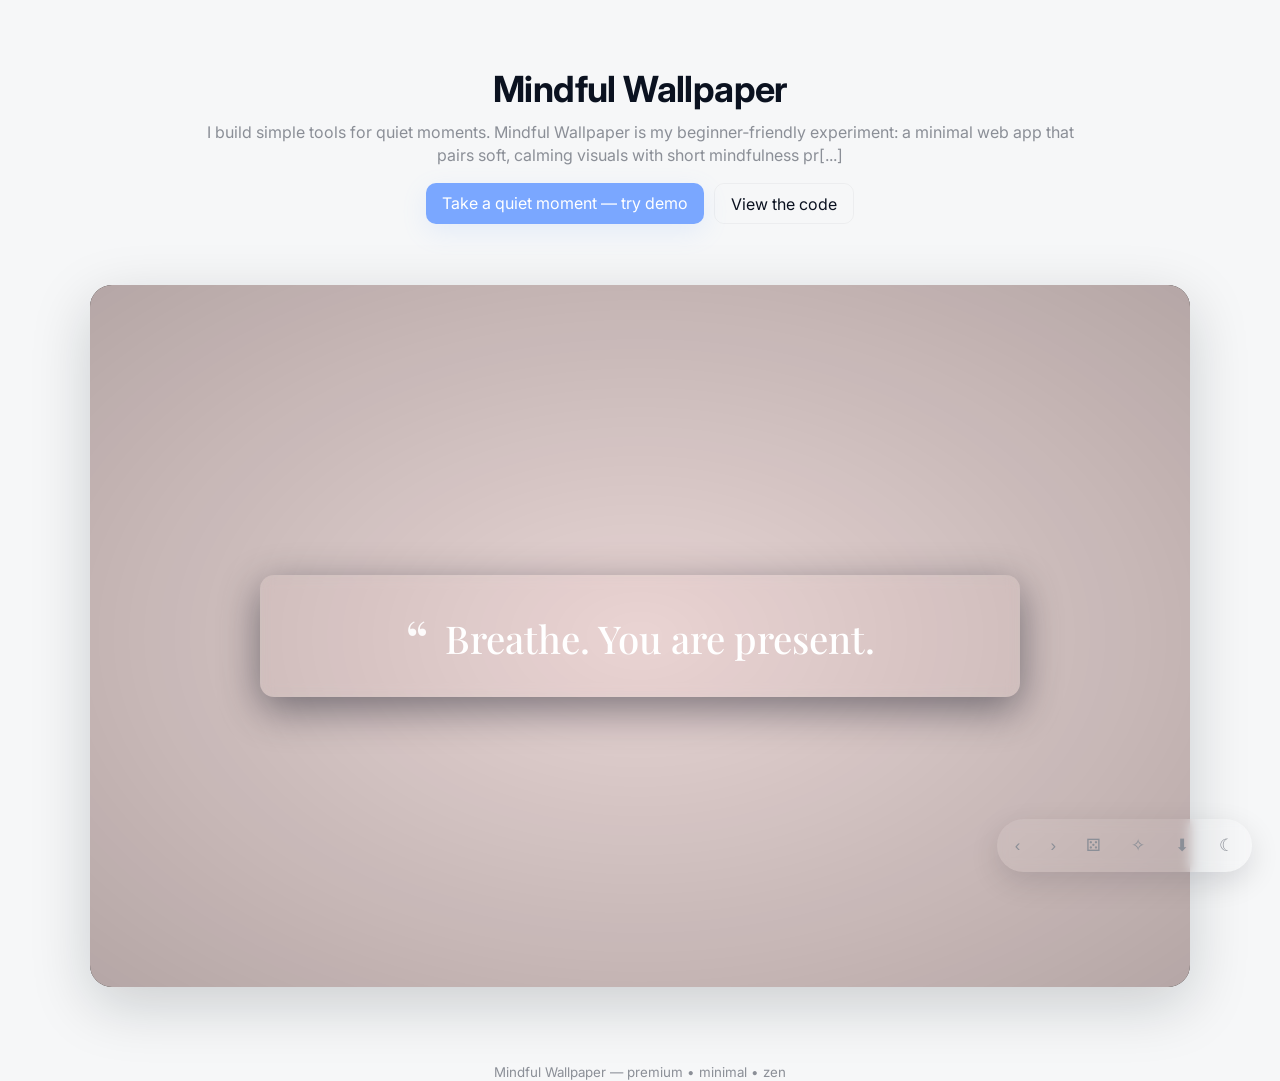
<file: docs/index.html>
<!doctype html>
<html lang="en">
<head>
  <meta charset="utf-8" />
  <meta name="viewport" content="width=device-width,initial-scale=1" />
  <title>Mindful Wallpaper — Premium Zen</title>
  <!-- Fonts -->
  <link rel="preconnect" href="https://fonts.googleapis.com">
  <link rel="preconnect" href="https://fonts.gstatic.com" crossorigin>
  <link href="https://fonts.googleapis.com/css2?family=Inter:wght@300;400;600&family=Playfair+Display:wght@400;700&display=swap" rel="stylesheet">
  <link rel="stylesheet" href="styles.css" />
</head>
<body>
  <main class="app" id="app">

    <!-- Hero / intro for the landing page -->
    <section class="hero">
      <div class="hero-inner">
        <h1>Mindful Wallpaper</h1>
        <p class="lead">I build simple tools for quiet moments. Mindful Wallpaper is my beginner‑friendly experiment: a minimal web app that pairs soft, calming visuals with short mindfulness pr[...]
        <div class="cta">
          <a class="btn primary" href="#controls-anchor" rel="noopener">Take a quiet moment — try demo</a>
          <a class="btn" href="https://github.com/kimberlybruton-sys/Repository-1_KB/tree/main/mindful-wallpaper" target="_blank" rel="noopener">View the code</a>
        </div>
      </div>
    </section>

    <div class="wallpaper" id="wallpaper" aria-hidden="false">
      <!-- Two layered images for smooth crossfade + gentle Ken Burns -->
      <img id="bgA" class="bg active" src="images/1.svg" alt="Calming background image A" />
      <img id="bgB" class="bg" src="images/2.svg" alt="Calming background image B" />

      <div class="vignette" aria-hidden="true"></div>

      <div class="overlay" id="overlay">
        <blockquote id="quote" class="quote" aria-live="polite">
          <span class="mark">“</span>
          <span id="quoteText">Breathe. You are present.</span>
        </blockquote>
      </div>
    </div>

    <!-- Anchor to land just above the controls so CTA scrolls there -->
    <div id="controls-anchor" tabindex="-1" aria-hidden="true"></div>

    <!-- Floating minimal control bar -->
    <nav id="controls" class="controls floating" aria-label="Wallpaper controls">
      <button id="prevBtn" class="icon" aria-label="Previous image">‹</button>
      <button id="nextBtn" class="icon" aria-label="Next image">›</button>
      <button id="shuffleBtn" class="icon" aria-label="Shuffle images">⚄</button>
      <button id="focusBtn" class="icon" aria-pressed="false" aria-label="Toggle focus mode">✧</button>
      <button id="downloadBtn" class="icon" aria-label="Download current image">⬇</button>
      <button id="themeBtn" class="icon" aria-pressed="false" aria-label="Toggle light/dark theme">☾</button>
    </nav>

    <footer class="footer">
      <small>Mindful Wallpaper — premium • minimal • zen</small>
    </footer>
  </main>

  <script src="scripts.js" defer></script>
</body>
</html>
</file>
<file: docs/styles.css>
/* Premium / Minimal / Zen styles */
:root{
  --bg:#f6f7f8;
  --panel: rgba(255,255,255,0.6);
  --accent:#7aa7ff;
  --muted:#8b8f97;
  --quote-bg: rgba(10,14,18,0.28);
  --radius:18px;
  --glass: rgba(255,255,255,0.06);
  --font-sans: 'Inter', system-ui, -apple-system, "Segoe UI", Roboto, Arial;
  --font-serif: 'Playfair Display', Georgia, serif;
}

*{box-sizing:border-box}
html,body,#app{height:100%;margin:0;font-family:var(--font-sans);background:var(--bg);color:#0b1220}

/* HERO */
.hero{ max-width:1100px; margin:2rem auto 0; padding:1rem 1.25rem }
.hero-inner{ background:transparent; padding:1.2rem 1.6rem; border-radius:12px; text-align:center }
.hero h1{ margin:0; font-size:clamp(1.6rem, 3.2vw, 2.25rem); letter-spacing: -0.6px }
.hero .lead{ margin:.6rem auto 1rem; color:var(--muted); max-width:880px; line-height:1.45 }
.cta{ display:flex; gap:.6rem; justify-content:center; flex-wrap:wrap }
.btn{ display:inline-block; padding:.6rem 1rem; border-radius:10px; text-decoration:none; color:inherit; border:1px solid rgba(11,17,32,0.04) }
.btn.primary{ background:var(--accent); color:white; box-shadow: 0 8px 26px rgba(122,167,255,0.14); border:0 }

.wallpaper{
  position:relative;
  height:78vh;
  display:flex;
  align-items:center;
  justify-content:center;
  overflow:hidden;
  background:#000;
  border-radius:22px;
  margin:1.6rem auto 1.2rem;
  max-width:1100px;
  box-shadow: 0 18px 60px rgba(12,20,30,0.18);
}

/* layered background images */
.bg{
  position:absolute;
  inset:0;
  width:100%;
  height:100%;
  object-fit:cover;
  opacity:0;
  transform: scale(1) translateY(0);
  transition: opacity 900ms ease, transform 18s ease;
  will-change: opacity, transform;
}
.bg.active{ opacity:1; }

/* gentle Ken Burns (slow scale/translate) - disabled when prefers-reduced-motion */
@media (prefers-reduced-motion: no-preference){
  .bg.active{ transform: scale(1.04) translateY(-6px); }
}

.vignette{ position:absolute; inset:0; pointer-events:none; background:radial-gradient(ellipse at center, rgba(0,0,0,0.08), rgba(0,0,0,0.28)); }

.overlay{ position:absolute; inset:0; display:flex; align-items:center; justify-content:center; pointer-events:none; padding:3.2rem; }

.quote{
  max-width:760px;
  width:100%;
  color:#fff;
  font-family:var(--font-serif);
  font-size:clamp(1.6rem, 3.2vw, 2.4rem);
  text-align:center;
  background: linear-gradient(180deg, rgba(255,255,255,0.02), rgba(255,255,255,0.02));
  padding:2.2rem 2.4rem;
  border-radius:14px;
  pointer-events:auto;
  backdrop-filter: blur(6px) saturate(120%);
  box-shadow: 0 12px 40px rgba(2,6,23,0.45);
  line-height:1.18;
  position:relative;
}

.quote .mark{ display:inline-block; font-size:3.6rem; line-height:0.8; margin-right:0.4rem; color:rgba(255,255,255,0.92); vertical-align:middle; font-family:var(--font-serif); }

.quote #quoteText{ display:inline-block; vertical-align:middle; font-weight:500; }

/* Floating minimal controls */
.controls.floating{
  position: absolute;
  right:28px;
  bottom:28px;
  display:flex;
  gap:10px;
  background: rgba(255,255,255,0.06);
  padding:8px;
  border-radius:999px;
  backdrop-filter: blur(6px);
  box-shadow: 0 10px 30px rgba(2,6,23,0.12);
  pointer-events:auto;
}

.controls .icon{
  background:transparent;
  border:0;
  padding:8px 10px;
  color:var(--muted);
  font-size:1.05rem;
  border-radius:999px;
  cursor:pointer;
  transition: transform 160ms ease, color 160ms ease, background 160ms ease;
}
.controls .icon:hover{ transform: translateY(-4px); color:var(--accent); background:rgba(255,255,255,0.04); }
.controls .icon:focus{ outline:2px solid rgba(122,167,255,0.22); outline-offset:3px; }

.footer{ text-align:center; color:var(--muted); margin-bottom:2rem; }

/* responsive */
@media (max-width:720px){
  .wallpaper{ height:64vh; margin:1.4rem 1rem; }
  .quote{ font-size:1.1rem; padding:1.2rem 1.4rem; }
  .controls.floating{ right:18px; bottom:18px; gap:8px; }
}

/* reduced motion: simplify transitions */
@media (prefers-reduced-motion: reduce){
  .bg{ transition:none !important; transform:none !important; }
  .bg.active{ transform:none !important; }
  .controls .icon:hover{ transform:none; }
}

/* anchor spacing so the scroll lands slightly above the fixed controls */
#controls-anchor{ display:block; height:1px; margin-bottom:6vh; }
</file>
